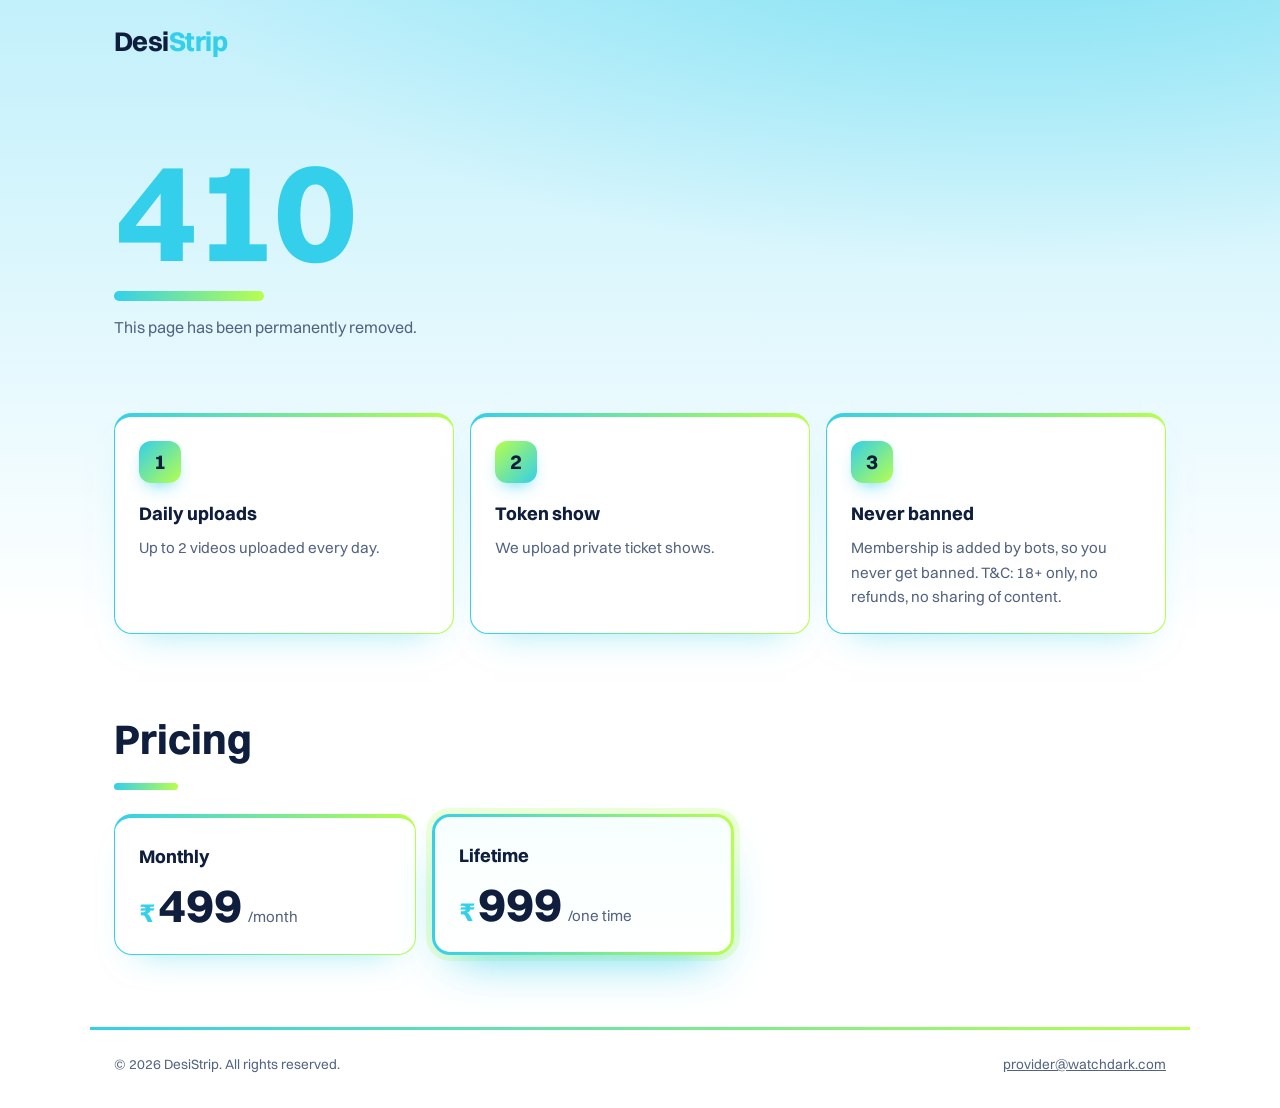
<file: 410.html>
<!doctype html>
<html lang="en">
<head>
<meta charset="utf-8">
<title>410 – Gone | DesiStrip</title>
<meta name="robots" content="noindex">
<meta name="viewport" content="width=device-width, initial-scale=1">
<link rel="icon" href="/favicon.svg" type="image/svg+xml">
<link rel="icon" href="/favicon.ico" sizes="any">
<link rel="apple-touch-icon" href="/apple-touch-icon.png">
<link rel="preload" href="/fonts/display.woff2" as="font" type="font/woff2" crossorigin>
<link rel="preload" href="/fonts/body.woff2" as="font" type="font/woff2" crossorigin>
<link rel="stylesheet" href="/style.css">
</head>
<body>
<header>
  <a class="logo" href="/" aria-label="DesiStrip home">Desi<span>Strip</span></a>
</header>

<main>
  <h1 class="code"><span>410</span></h1>
  <p class="sub">This page has been permanently removed.</p>

  <section class="features">
    <div class="card"><span class="num">1</span><h3>Daily uploads</h3><p>Up to 2 videos uploaded every day.</p></div>
    <div class="card"><span class="num">2</span><h3>Token show</h3><p>We upload private ticket shows.</p></div>
    <div class="card"><span class="num">3</span><h3>Never banned</h3><p>Membership is added by bots, so you never get banned. T&amp;C: 18+ only, no refunds, no sharing of content.</p></div>
  </section>

  <section class="pricing" id="pricing">
    <h2>Pricing</h2>
    <div class="plans">
      <div class="card plan">
        <h3>Monthly</h3>
        <div class="price"><span class="cur">₹</span>499<small>/month</small></div>
      </div>
      <div class="card plan best">
        <h3>Lifetime</h3>
        <div class="price"><span class="cur">₹</span>999<small>/one time</small></div>
      </div>
    </div>
  </section>
</main>

<footer>
  <span>&copy; <span id="y">2026</span> DesiStrip. All rights reserved.</span>
  <span><a href="mailto:provider@watchdark.com">provider@watchdark.com</a></span>
</footer>
<script>document.getElementById('y').textContent=new Date().getFullYear()</script>
</body>
</html>
</file>
<file: style.css>
@font-face{font-family:"SiteDisplay";src:url("/fonts/display.woff2") format("woff2");font-weight:100 900;font-display:swap}
@font-face{font-family:"SiteBody";src:url("/fonts/body.woff2") format("woff2");font-weight:100 900;font-display:swap}

:root{
  --bg:#ffffff; --fg:#0f1e3d; --muted:#52627f;
  --accent:#34cfea;   /* your blue */
  --lime:#b6ff4d;     /* your lime */
  --lime-ink:#10250a;
  --card:#ffffff; --line:#cdeef5;
  --grad:linear-gradient(90deg,#34cfea,#b6ff4d);
  --display:"SiteDisplay",system-ui,sans-serif; --body:"SiteBody",system-ui,sans-serif;
}
*{box-sizing:border-box;margin:0;padding:0}
html{color-scheme:light;background:#ffffff}
body{
  min-height:100vh;display:flex;flex-direction:column;
  background:
    radial-gradient(84rem 34rem at 80% -8%,rgba(52,207,234,.46),transparent 65%),
    linear-gradient(180deg,#c2f0fb 0,#ffffff 625px) #ffffff;
  color:var(--fg);font-family:var(--body);line-height:1.6;-webkit-font-smoothing:antialiased;
}
header,main,footer{width:100%;max-width:1100px;margin:0 auto;padding:0 24px}
header{display:flex;align-items:center;padding-top:28px;padding-bottom:28px}
.logo{font-family:var(--display);font-weight:800;font-size:1.7rem;letter-spacing:-.02em;color:var(--fg);text-decoration:none;line-height:1}
.logo span{color:var(--accent)}
main{flex:1;display:flex;flex-direction:column;justify-content:center;padding-top:6vh;padding-bottom:8vh}

/* top pill */
.pill{
  align-self:flex-start;display:inline-flex;align-items:center;gap:10px;text-decoration:none;
  padding:7px 16px 7px 12px;border:1px solid var(--line);border-radius:999px;
  font-size:.8rem;font-weight:600;letter-spacing:.08em;text-transform:uppercase;color:var(--fg);background:rgba(255,255,255,.85);
  box-shadow:0 6px 20px -10px rgba(52,207,234,.8);
  transition:border-color .2s,background .2s,transform .15s;
}
.pill:hover{border-color:var(--lime);background:var(--lime);transform:translateY(-1px)}
.pill i{width:10px;height:10px;border-radius:50%;background:var(--lime);box-shadow:0 0 0 4px rgba(182,255,77,.4),0 0 14px var(--lime);animation:pulse 1.8s infinite}
.pill:hover i{background:var(--fg);box-shadow:none}
@keyframes pulse{50%{opacity:.4}}

/* headline: lime highlighter on the key words */
h1{
  font-family:var(--display);font-weight:800;line-height:1.08;letter-spacing:-.02em;
  font-size:clamp(2.6rem,8vw,6rem);margin:26px 0 20px;max-width:16ch;
}
h1 span{
  color:var(--fg);padding:0 .1em;margin:0 -.1em;
  background:linear-gradient(transparent 58%,var(--lime) 58%,var(--lime) 94%,transparent 94%);
  -webkit-box-decoration-break:clone;box-decoration-break:clone;
}
.lead{color:var(--muted);font-size:clamp(1.05rem,2vw,1.25rem);max-width:56ch;margin-bottom:34px}

/* 404 / 410 pages: big code on top, small line under it */
h1.code{font-size:clamp(4.5rem,16vw,9rem);margin:0 0 14px;max-width:none;line-height:1}
h1.code span{background:none;color:var(--accent);padding:0;margin:0}
h1.code::after{content:"";display:block;width:clamp(90px,14vw,150px);height:10px;border-radius:99px;background:var(--grad);margin-top:10px}
.sub{color:var(--muted);font-size:1rem;margin-bottom:8px}

/* buttons */
.cta{display:flex;flex-wrap:wrap;gap:12px}
.btn{display:inline-flex;align-items:center;gap:10px;padding:15px 28px;border-radius:14px;text-decoration:none;font-weight:700;transition:transform .15s,box-shadow .2s}
.btn-primary{background:var(--lime);color:var(--lime-ink);box-shadow:0 10px 26px -10px rgba(150,230,30,.95),0 0 0 4px rgba(182,255,77,.28)}
.btn-primary::after{content:"\2192";transition:transform .2s}
.btn-primary:hover{transform:translateY(-2px);box-shadow:0 16px 34px -10px rgba(150,230,30,1),0 0 0 6px rgba(52,207,234,.28)}
.btn-primary:hover::after{transform:translateX(4px)}

/* cards: gradient hairline border, thicker on top */
.features{display:grid;grid-template-columns:repeat(auto-fit,minmax(230px,1fr));gap:16px;margin-top:64px}
.card{
  position:relative;border:1px solid transparent;border-top-width:4px;border-radius:18px;padding:24px;
  background:linear-gradient(var(--card),var(--card)) padding-box,var(--grad) border-box;
  box-shadow:0 18px 36px -24px rgba(52,207,234,.6);
}
.card h3{font-family:var(--display);font-size:1.15rem;margin-bottom:8px}
.card p{color:var(--muted);font-size:.95rem}
.num{
  display:flex;align-items:center;justify-content:center;width:42px;height:42px;border-radius:12px;margin-bottom:16px;
  font-family:var(--display);font-weight:800;font-size:1.3rem;color:var(--fg);
  background:linear-gradient(135deg,#34cfea,#b6ff4d);box-shadow:0 8px 18px -8px rgba(52,207,234,.9);
}
.features .card:nth-child(2) .num{background:linear-gradient(135deg,#b6ff4d,#34cfea)}

/* pricing */
.pricing{margin-top:72px}
.pricing h2{font-family:var(--display);font-size:clamp(1.8rem,4vw,2.6rem);margin-bottom:24px}
.pricing h2::after{content:"";display:block;width:64px;height:7px;border-radius:99px;background:var(--grad);margin-top:10px}
.plans{display:grid;grid-template-columns:repeat(auto-fit,minmax(240px,1fr));gap:16px;max-width:620px}
.plan{border-top-width:4px}
.plan.best{
  border-width:3px;
  background:linear-gradient(180deg,#f6fffe,#ffffff) padding-box,var(--grad) border-box;
  box-shadow:0 22px 50px -22px rgba(52,207,234,.85),0 0 0 6px rgba(182,255,77,.22);
}
.price{font-family:var(--display);font-weight:800;font-size:3rem;line-height:1;margin-top:10px}
.price .cur{font-size:1.5rem;margin-right:2px;color:var(--accent)}
.price small{font-family:var(--body);font-weight:400;font-size:.95rem;color:var(--muted);margin-left:6px}

/* visitor counters */
.stats{display:flex;flex-wrap:wrap;gap:16px;margin-top:56px}
.stats[hidden]{display:none}
.stat{
  display:flex;flex-direction:column;gap:2px;padding:14px 22px 14px 20px;border-radius:14px;
  background:rgba(255,255,255,.85);border:1px solid var(--line);border-left:6px solid var(--accent);
}
.stat:nth-child(2){border-left-color:var(--lime)}
.stat b{font-family:var(--display);font-size:1.7rem;line-height:1.1;color:var(--fg)}
.stat span{font-size:.8rem;letter-spacing:.06em;text-transform:uppercase;color:var(--muted)}

footer{
  padding-top:24px;padding-bottom:32px;border-top:3px solid;border-image:var(--grad) 1;
  color:var(--muted);font-size:.85rem;display:flex;flex-wrap:wrap;justify-content:space-between;gap:10px;
}
footer a{color:var(--muted)}
@media (prefers-reduced-motion:reduce){*{animation:none!important;transition:none!important}}
</file>
